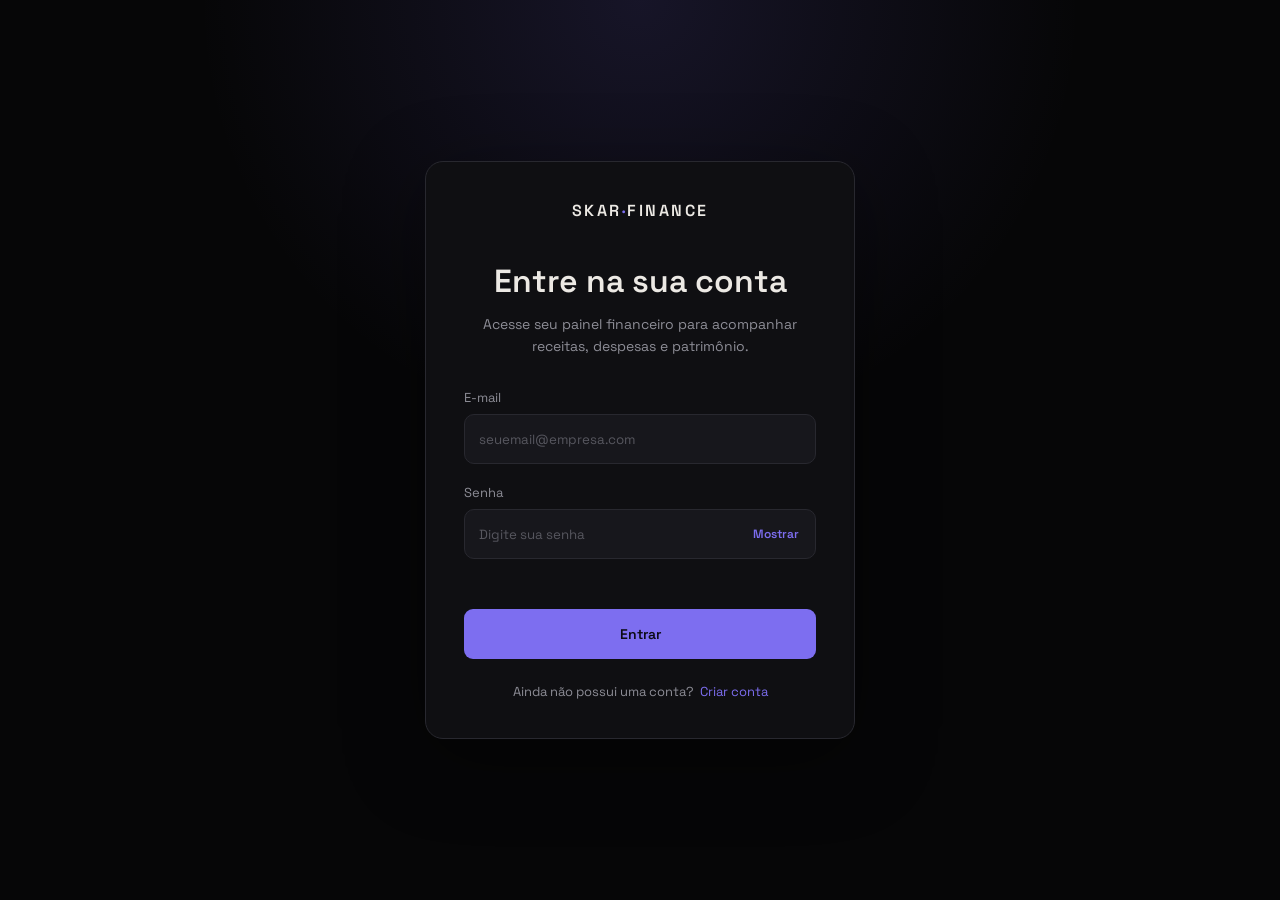
<file: login.html>
<!DOCTYPE html>
<html lang="pt-BR">
<head>
  <meta charset="UTF-8">
  <meta name="viewport" content="width=device-width, initial-scale=1.0">

  <title>SKAR FINANCE | Login</title>

  <link rel="preconnect" href="https://fonts.googleapis.com">
  <link rel="preconnect" href="https://fonts.gstatic.com" crossorigin>

  <link
    href="https://fonts.googleapis.com/css2?family=Space+Grotesk:wght@400;500;600;700&family=IBM+Plex+Mono:wght@400;500&display=swap"
    rel="stylesheet"
  >

  <link rel="stylesheet" href="login.css">
</head>

<body>

  <main class="login-page">

    <div class="login-box">

      <a class="brand login-brand" href="index.html">
        <span class="brand-name">
          SKAR<span>·</span>FINANCE
        </span>
      </a>

      <div class="login-head">

        <h1>Entre na sua conta</h1>

        <p>
          Acesse seu painel financeiro para acompanhar
          receitas, despesas e patrimônio.
        </p>
      </div>

      <form id="form-login">

        <div class="login-field">
          <label for="email">E-mail</label>

          <input
            type="email"
            id="email"
            name="email"
            placeholder="seuemail@empresa.com"
            autocomplete="email"
            required
          >
        </div>

        <div class="login-field">
          <label for="senha">Senha</label>

          <div class="password-box">

            <input
              type="password"
              id="senha"
              name="senha"
              placeholder="Digite sua senha"
              autocomplete="current-password"
              minlength="6"
              required
            >

            <button
              type="button"
              id="mostrar-senha"
            >
              Mostrar
            </button>

          </div>
        </div>

        <p id="login-message"></p>

        <button
          type="submit"
          class="btn btn-primary login-submit"
        >
          Entrar
        </button>

      </form>

      <div class="login-footer">
        <span>Ainda não possui uma conta?</span>
        <a href="#">Criar conta</a>
      </div>

    </div>

  </main>

  <script src="login.js"></script>

</body>
</html>
</file>
<file: login.css>
:root {
  --bg: #060607;
  --surface: #0f0f12;
  --surface-2: #17171c;
  --line: #28282f;
  --text: #ece9e4;
  --text-dim: #8d8d96;
  --text-faint: #57575f;
  --accent: #7d6ef0;
  --accent-soft: rgba(125, 110, 240, 0.12);
  --success: #4fae5a;
  --danger: #e2504f;
}

* {
  box-sizing: border-box;
}

html,
body {
  margin: 0;
  min-height: 100%;
}

body {
  min-height: 100vh;
  background: var(--bg);
  color: var(--text);
  font-family: "Space Grotesk", sans-serif;
}

a {
  color: inherit;
}

button,
input {
  font-family: inherit;
}

.login-page {
  min-height: 100vh;

  display: flex;
  align-items: center;
  justify-content: center;

  padding: 40px 20px;

  background:
    radial-gradient(
      circle at top,
      rgba(125, 110, 240, 0.14),
      transparent 40%
    ),
    var(--bg);
}

.login-box {
  width: 100%;
  max-width: 430px;

  padding: 38px;

  border: 1px solid var(--line);
  border-radius: 18px;

  background: var(--surface);

  box-shadow: 0 20px 80px rgba(0, 0, 0, 0.4);
}

.login-brand {
  display: flex;
  justify-content: center;

  margin-bottom: 40px;

  text-decoration: none;
}

.brand-name {
  font-size: 16px;
  font-weight: 600;
  letter-spacing: 2.5px;
}

.brand-name span {
  color: var(--accent);
}

.login-head {
  text-align: center;

  margin-bottom: 32px;
}

.eyebrow {
  margin: 0 0 12px;

  color: var(--accent);

  font-family: "IBM Plex Mono", monospace;
  font-size: 12px;
}

.login-head h1 {
  margin: 0 0 12px;

  font-size: 32px;
  font-weight: 600;
}
.login-head p {
  margin: 0;

  color: var(--text-dim);

  font-size: 14px;
  line-height: 1.6;
}

.login-field {
  margin-bottom: 20px;
}

.login-field label {
  display: block;

  margin-bottom: 8px;

  color: var(--text-dim);

  font-size: 13px;
}

.login-field input {
  width: 100%;
  height: 50px;

  padding: 0 14px;

  border: 1px solid var(--line);
  border-radius: 10px;

  background: var(--surface-2);

  color: var(--text);

  outline: none;

  transition: 0.2s;
}

.login-field input::placeholder {
  color: var(--text-faint);
}

.login-field input:focus {
  border-color: var(--accent);

  box-shadow: 0 0 0 3px var(--accent-soft);
}

.password-box {
  position: relative;
}

.password-box input {
  padding-right: 85px;
}

.password-box button {
  position: absolute;

  top: 50%;
  right: 12px;

  transform: translateY(-50%);

  padding: 5px;

  border: 0;

  background: transparent;

  color: var(--accent);

  cursor: pointer;

  font-size: 12px;
  font-weight: 600;
}

#login-message {
  min-height: 20px;

  margin: 4px 0 10px;

  font-size: 13px;
}

.login-message-error {
  color: var(--danger);
}

.login-message-success {
  color: var(--success);
}

.login-submit {
  width: 100%;
  height: 50px;

  border: 0;
  border-radius: 9px;

  background: var(--accent);

  color: #0b0a14;

  cursor: pointer;

  font-size: 14px;
  font-weight: 600;

  transition: 0.2s;
}

.login-submit:hover {
  background: #9284f3;
}

.login-submit:active {
  transform: scale(0.98);
}

.login-footer {
  display: flex;
  justify-content: center;
  gap: 6px;

  margin-top: 24px;

  color: var(--text-dim);

  font-size: 13px;
}

.login-footer a {
  color: var(--accent);

  text-decoration: none;
}

.login-footer a:hover {
  text-decoration: underline;
}

@media (max-width: 520px) {
  .login-page {
    padding: 24px 16px;
  }

  .login-box {
    padding: 28px 22px;
  }

  .login-head h1 {
    font-size: 27px;
  }
}
</file>
